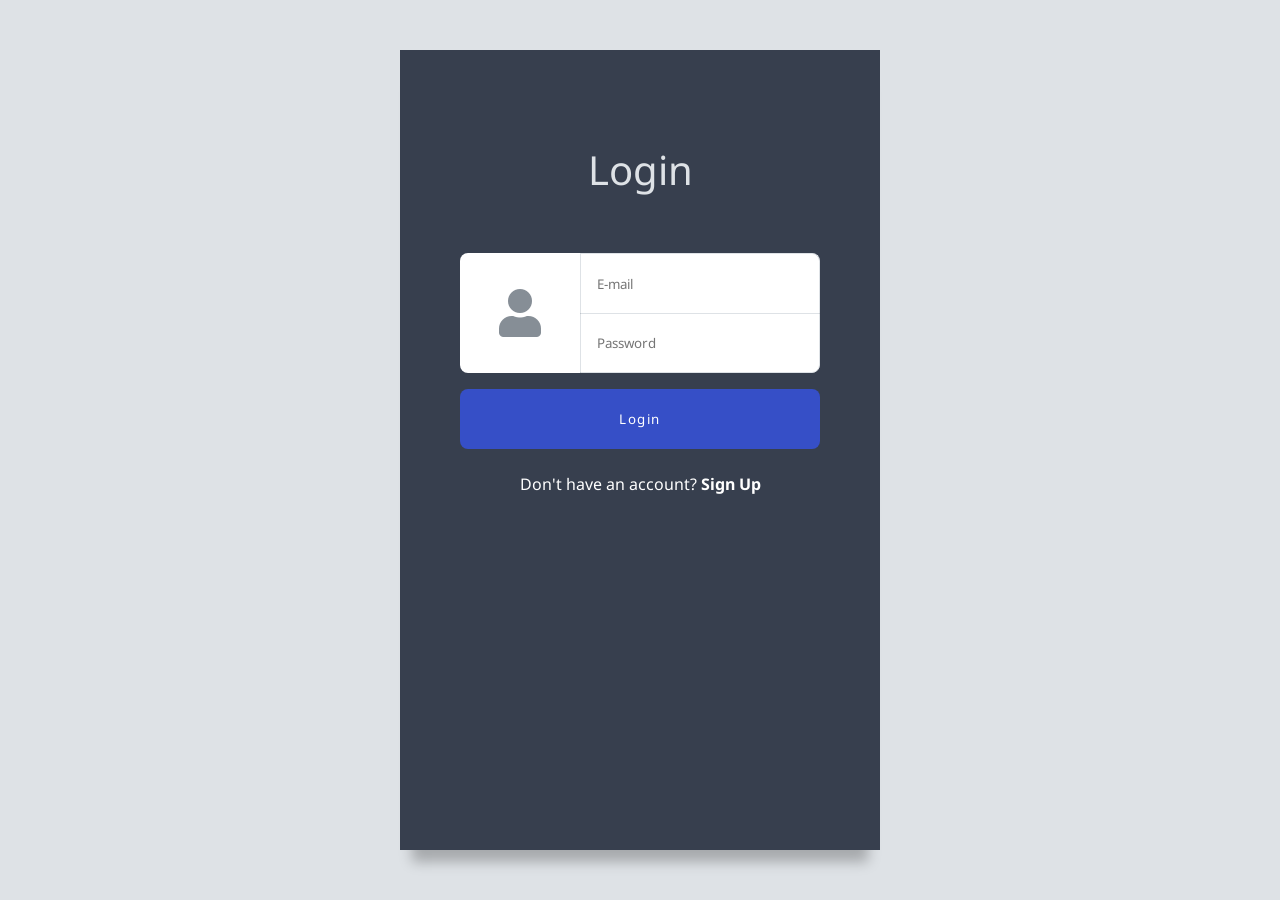
<file: login.html>
<!DOCTYPE html>
<html lang="en">
<head>
    <meta charset="UTF-8">
    <meta name="viewport" content="width=device-width, initial-scale=1.0">
    <meta http-equiv="X-UA-Compatible" content="ie=edge">
    <title>Login</title>
    <link rel="stylesheet" href="signup.css">
    <link href="https://fonts.googleapis.com/css?family=Noto+Sans" rel="stylesheet">
    <link rel="stylesheet" href="https://use.fontawesome.com/releases/v5.4.2/css/all.css" integrity="sha384-/rXc/GQVaYpyDdyxK+ecHPVYJSN9bmVFBvjA/9eOB+pb3F2w2N6fc5qB9Ew5yIns" crossorigin="anonymous">
</head>
<body>
    
    <div class="mobile-wrapper">

        <div class="register-title">Login</div>
        <div class="register-form-wrapper">
            <form class="register-form" action="#">
                <div class="input-wrapper">
                    <div class="profile-wrapper">
                        <i class="fas fa-user profile-icon"></i>
                    </div>
                    <div class="input-group profile-input-group">
                        <input type="email" name="email" id="email" placeholder="E-mail">
                        <input type="password" name="password" id="password" placeholder="Password">
                    </div>
                </div>
                <button class="register-btn" onclick="checkEmail()"><a href="landingPage.html" style="color: white;">Login</a></button>

            </form>
        </div>

        <p class="help-text">Don't have an account?<span><a href="signup.html" id="login"> Sign Up</a></span></p>

    </div>
    
</body>
<script>
    function checkEmail() {
    var email = document.getElementById("email").value.toLowerCase();
  
    if (email === "lebo@gmail.com") {
      window.location.href = "landingPage.html";
      document.body.classList.add("green");
    } else if (email === "jane@gmail.com") {
      window.location.href = "landingPage.html";
      document.body.classList.add("blue");
    } else {
      alert("Invalid email address");
    }
  }
  
  </script>
</html>
</file>
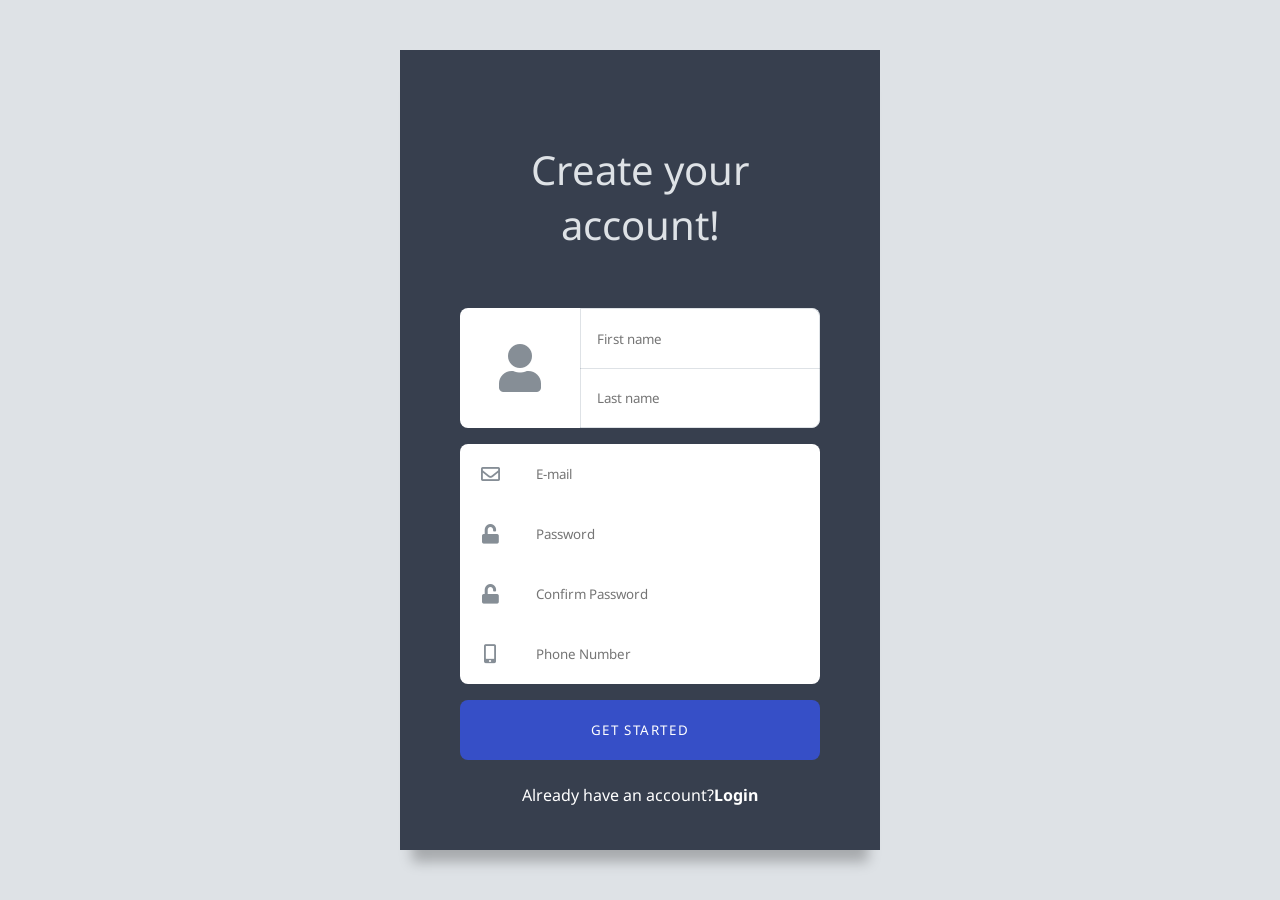
<file: signup.html>
<!DOCTYPE html>
<html lang="en">
<head>
    <meta charset="UTF-8">
    <meta name="viewport" content="width=device-width, initial-scale=1.0">
    <meta http-equiv="X-UA-Compatible" content="ie=edge">
    <title>Register</title>
    <link rel="stylesheet" href="signup.css">
    <link href="https://fonts.googleapis.com/css?family=Noto+Sans" rel="stylesheet">
    <link rel="stylesheet" href="https://use.fontawesome.com/releases/v5.4.2/css/all.css" integrity="sha384-/rXc/GQVaYpyDdyxK+ecHPVYJSN9bmVFBvjA/9eOB+pb3F2w2N6fc5qB9Ew5yIns" crossorigin="anonymous">
</head>
<body>
    
    <div class="mobile-wrapper">

        <div class="register-title">Create your <br>account!</div>

        <div class="register-form-wrapper">
            <form class="register-form" action="#">

                <div class="input-wrapper">
                    <div class="profile-wrapper">
                        <i class="fas fa-user profile-icon"></i>
                    </div>
                    <div class="input-group profile-input-group">
                        <input type="text" name="firstname" placeholder="First name">
                        <input type="text" name="firstname" placeholder="Last name">
                    </div>
                </div>

                <div class="input-wrapper">
                    <div class="input-group info-input-group">
                        <label for="email"><i class="far fa-envelope"></i></label>
                        <input type="email" name="email" id="email" placeholder="E-mail">
                    </div>
                    <div class="input-group info-input-group">
                        <label for="password"><i class="fas fa-unlock"></i></label>
                        <input type="password" name="password" id="password" placeholder="Password">
                    </div>
                    <div class="input-group info-input-group">
                        <label for="confirmpassword"><i class="fas fa-unlock"></i></label>
                        <input type="password" name="confirmpassword" id="password" placeholder="Confirm Password">
                    </div>
                    <div class="input-group info-input-group">
                        <label for="phone"><i class="fas fa-mobile-alt"></i></label>
                        <input type="text" name="phone" id="phone" placeholder="Phone Number">
                    </div>
                </div>

                <button class="register-btn"><a href="login.html" style="color: white;">GET STARTED</a></button>

            </form>
        </div>

        <p class="help-text">Already have an account?<span><a href="login.html" id="login">Login</a></span></p>

    </div>
    
</body>
</html>
</file>
<file: signup.css>
* {
    margin: 0 auto;
    padding: 0;
    box-sizing: border-box;
    font-family: 'Noto Sans', sans-serif;
}
body {
    background-color: #dee2e6;
}
input,
button {
    border: 0;
    padding: 0;
    outline: none;
    
}

#login{
    color: white;
    font-weight: bold;
    text-decoration: none;
}
input {
    color: #7f7f7f;
}

[class*="col-"] {
    float: left;
    position: relative;
    min-height: 1px;
}

.mobile-wrapper {
    position: absolute;
    top: 50%;
    left: 50%;
    transform: translate(-50%, -50%);
    width: 480px;
    height: 800px;
    background-size:cover;
    background-position: center;
    background-color: #40495A;
    z-index: -2;
    padding: 40px 60px;
    box-shadow: 0 24px 12px -12px rgba(0, 0, 0, 0.25);
}
.mobile-wrapper::before {
    content: '';
    position: absolute;
    top: 0;
    right: 0;
    bottom: 0;
    left: 0;
    background-color: rgba(0,0,0,.25);
    opacity: .55;
    z-index: -1;
}


.register-title {
    color: #dee2e6;
    text-align: center;
    font-size: 2.5rem;
    margin-top: 2rem;
    padding-top: 0.5em;
}

.register-form-wrapper {
    width: 100%;
    float: left;
    position: relative;
    margin-top: 3.5rem;
}

.input-wrapper {
    width: 100%;
    float: left;
    margin-bottom: 1rem;
}
.input-group {
    width: 100%;
    float: left;
}
.input-group input {
    float: left;
}

.profile-input-group {
    width: calc(100% - 120px);
}
.profile-input-group input:first-child {
    border-bottom: 0;
    border-radius: 0 .5rem 0 0;
}
.profile-input-group input:last-child {
    border-radius: 0 0 .5rem 0;
}


.input-group input {
    width: 100%;
    height: 60px;
    padding: 10px 16px;
    background-color: #fff;
    border: solid 1px #dee2e6;
    color: #7f7f7f;
}

.profile-wrapper {
    width: 120px;
    height: 120px;
    float: left;
    background-color: #fff;
    border-radius: .5rem 0 0 .5rem;
    position: relative;
    cursor: pointer;
}
.profile-icon {
    position: absolute;
    top: 50%;
    left: 50%;
    transform: translate(-50%, -50%);
    color: #868e96;
    font-size: 3rem;
}


.info-input-group label {
    width: 60px;
    height: 60px;
    float: left;
    background-color: #fff;
    
    position: relative;
}
.info-input-group label i {
    position: absolute;
    top: 50%;
    left: 50%;
    transform: translate(-50%, -50%);
    font-size: 1.2rem;
    color: #868e96;
}
.info-input-group input {
    border: 0;
    width: calc(100% - 60px);
}
.info-input-group:first-child label {
    border-radius: .5rem 0 0 0;
}
.info-input-group:first-child input {
    border-radius: 0 .5rem 0 0;
}

.info-input-group:last-child label {
    border-radius: 0 0 0 .5rem;
}
.info-input-group:last-child input {
    border-radius: 0 0 .5rem 0;
}

.register-btn {
    width: 100%;
    height: 60px;
    background-color: #364fc7;
    border-radius: .5rem;
    color: #fff;
    cursor: pointer;
    letter-spacing: .1rem;
}

a{
    text-decoration: none;
}

.help-text {
    width: 100%;
    float: left;
    text-align: center;
    margin-top: 1.5rem;
    color: #fff;
}
.help-text span {
    font-weight: bold;
    cursor: pointer;
}
</file>
